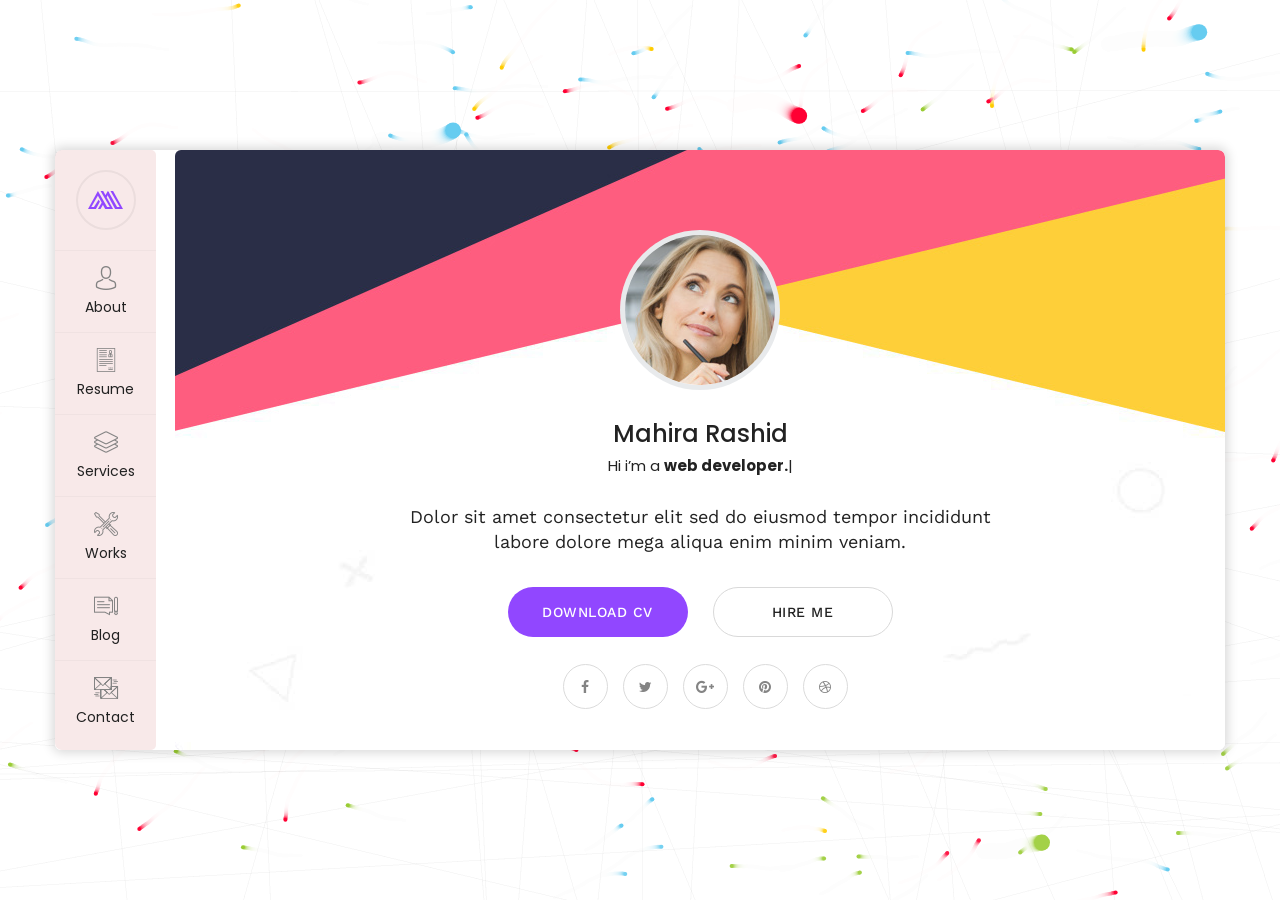
<file: index.html>
﻿<!DOCTYPE html>
<html lang="en">
<head>
<meta charset="utf-8">
<title>Mahira | VCard | CV HTML Template</title>
<!-- Stylesheets -->
<link href="css/bootstrap.css" rel="stylesheet">
<link href="css/style.css" rel="stylesheet">
<link href="css/responsive.css" rel="stylesheet">

<!--Favicon-->
<link rel="shortcut icon" href="images/favicon.png" type="image/x-icon">
<link rel="icon" href="images/favicon.png" type="image/x-icon">
<!-- Responsive -->
<meta http-equiv="X-UA-Compatible" content="IE=edge">
<meta name="viewport" content="width=device-width, initial-scale=1.0, maximum-scale=1.0, user-scalable=0">
<!--[if lt IE 9]><script src="js/html5shiv.js"></script><![endif]-->
<!--[if lt IE 9]><script src="js/respond.js"></script><![endif]-->
</head>

<body>

<div class="page-wrapper default-version">
 	
    <!-- Preloader -->
    <div class="preloader"></div>

    <div class="page-background">
        <div class="image-1"><img src="images/icons/shape/icon-1.png" alt=""></div>
        <div class="image-7"><img src="images/icons/shape/icon-7.png" alt=""></div>
        <canvas id="canvas"></canvas>
    </div>
    
    <!-- Mobile menu -->
    <div class="mobile-menu">
        <div class="container">
            <!--Nav Outer-->
            <div class="nav-outer clearfix">
                <div class="logo"><a href="index.html"><img src="images/logo.png" alt=""></a></div>
                <!-- Main Menu -->
                <nav class="main-menu">
                    <div class="navbar-header">
                        <!-- Toggle Button -->      
                        <button type="button" class="navbar-toggle" data-toggle="collapse" data-target=".navbar-collapse">
                            <span class="icon-bar"></span>
                            <span class="icon-bar"></span>
                            <span class="icon-bar"></span>
                        </button>
                    </div>
                    
                    <div class="navbar-collapse collapse scroll-nav clearfix">
                        <ul class="navigation clearfix">
                            
                            <li class="current"><a href="#home">Home</a></li>
                            <li><a href="#about">About</a></li>
                            <li><a href="#resume">Resume</a></li>
                            <li><a href="#services">Services</a></li>
                            <li><a href="#work">Works</a></li>
                            <li><a href="#blog">Blog</a></li>
                            <li><a href="#contact">Contact</a></li>

                         </ul>
                    </div>
                </nav>
                <!-- Main Menu End-->                        
            </div>
            <!--Nav Outer End-->            
        </div>
    </div>
 	
    <div class="card-outer">
        <div class="scroll-box">
            <div class="container" data-animation-in="fadeInLeft" data-animation-out="fadeOutLeft">
                <div class="card-wrapper">
                    <div class="author-info" style="background-image:url(images/background/3.jpg)">
                        <div class="image"><img src="images/resource/user.png" alt=""></div>
                        <div class="author">
                            <h3>Mahira Rashid</h3>
                            <div class="designation">
                                Hi i’m
                                <div class="typing-title">
                                    <p>a <strong>web developer.</strong></p>
                                    <p>a <strong>web Designer.</strong></p>
                                    <p>a <strong>photographer.</strong></p>
                                </div>
                                <span class="typed-title"></span>
                            </div>
                        </div>
                        <div class="link-btn">
                            <a href="http://www.17sucai.com/" class="theme-btn btn-style-one">Download CV</a>
                        </div>
                        <ul class="social-icon-two">
                            <li><a href="#"><span class="fa fa-facebook"></span></a></li>
                            <li><a href="#"><span class="fa fa-twitter"></span></a></li>
                            <li><a href="#"><span class="fa fa-google-plus"></span></a></li>
                            <li><a href="#"><span class="fa fa-pinterest"></span></a></li>
                        </ul>
                    </div>
                    <div class="card-inner-box">
                        <header class="header wow fadeInLeft" data-wow-duration="1.5s">
                            <ul class="main-menu">
                                <li class="active home"><a class="logo" href="#home"><img src="images/logo.png" alt=""></a></li>
                                <li><a href="#about"><i class="flaticon-social"></i>About</a></li>
                                <li><a href="#resume"><i class="flaticon-curriculum"></i>Resume</a></li>
                                <li><a href="#services"><i class="flaticon-layers-1"></i>Services</a></li>
                                <li><a href="#work"><i class="flaticon-tools"></i>Works</a></li>
                                <li><a href="#blog"><i class="flaticon-blog"></i>Blog</a></li>
                                <li><a href="#contact"><i class="flaticon-send-mail"></i>Contact</a></li>
                            </ul>
                        </header>

                        <!-- card item -->
                        <div class="card-home card-item active" id="home" style="background-image:url(images/background/1.jpg)">

                            <div class="card-inner wow fadeInUp" data-wow-duration="2s">
                                <div class="image"><img src="images/resource/user.png" alt=""></div>
                                <div class="author">
                                    <h3>Mahira Rashid</h3>
                                    <div class="designation">
                                        Hi i’m
                                        <div class="typing-title">
                                            <p>a <strong>web developer.</strong></p>
                                            <p>a <strong>web Designer.</strong></p>
                                            <p>a <strong>photographer.</strong></p>
                                        </div>
                                        <span class="typed-title"></span>
                                    </div>
                                </div>
                                <div class="text">Dolor sit amet consectetur elit sed do eiusmod tempor incididunt labore dolore mega aliqua enim minim veniam.</div>
                                <div class="link-btn">
                                    <a href="#" class="theme-btn btn-style-one">Download CV</a>
                                    <a href="#" class="theme-btn btn-style-two">Hire Me</a>
                                </div>
                                <ul class="social-icon-two">
                                    <li><a href="#"><span class="fa fa-facebook"></span></a></li>
                                    <li><a href="#"><span class="fa fa-twitter"></span></a></li>
                                    <li><a href="#"><span class="fa fa-google-plus"></span></a></li>
                                    <li><a href="#"><span class="fa fa-pinterest"></span></a></li>
                                    <li><a href="#"><span class="fa fa-dribbble"></span></a></li>
                                </ul>
                            </div>
                            
                        </div>
                        <!-- end item -->

                        <!-- card item -->
                        <div class="card-about card-item" id="about" style="background-image:url(images/background/2.jpg)">
                            <div class="card-inner">
                                <h4 class="title">About Me</h4>
                                <div class="text">Dolor sit amet consectetur elit sed do eiusmod tempor incididunt labore dolore mega aliqua enim ad minim veniam quis nostrud exercitation ullamco laboris nisi ut aliquip commodo reprehenderit.</div>
                                <div class="info-list">
                                    <div class="row">
                                        <div class="col-md-6">
                                            <ul class="list-style-one">
                                                <li><strong>Name:</strong>  Mahira Rashid</li>
                                                <li><strong>Phone:</strong>  254 - 2563 - 2154</li>
                                                <li><strong>Address:</strong>  San francisco, USA</li>
                                            </ul>
                                        </div>
                                        <div class="col-md-6">
                                            <ul class="list-style-one">
                                                <li><strong>Email:</strong>  mahirarashid@gmail.com</li>
                                                <li><strong>Freelance:</strong>  Available</li>
                                            </ul>
                                        </div>
                                    </div>
                                </div>                                    
                                <h4 class="title">Skills</h4>
                                <div class="row">
                                    <!-- About Block -->
                                    <div class="skill-block col-md-3 col-sm-4 col-xs-6">
                                        <div class="inner-box">
                                            <div class="graph-outer">
                                                <input type="text" class="dial" data-fgColor="#9147ff" data-bgColor="#f5f5f5" data-width="90" data-height="90" data-linecap="normal"  value="75">
                                                <div class="inner-text count-box"><span class="count-text" data-stop="75" data-speed="2000"></span>%</div>
                                            </div>
                                            <h3>Design</h3>
                                        </div>
                                    </div>

                                    <!-- About Block -->
                                    <div class="skill-block col-md-3 col-sm-4 col-xs-6">
                                        <div class="inner-box">
                                            <div class="graph-outer">
                                                <input type="text" class="dial" data-fgColor="#ff5e7e" data-bgColor="#f5f5f5" data-width="90" data-height="90" data-linecap="normal"  value="75">
                                                <div class="inner-text count-box"><span class="count-text" data-stop="75" data-speed="2000"></span>%</div>
                                            </div>
                                            <h3>HTML</h3>
                                        </div>
                                    </div>

                                    <!-- About Block -->
                                    <div class="skill-block col-md-3 col-sm-4 col-xs-6">
                                        <div class="inner-box">
                                            <div class="graph-outer">
                                                <input type="text" class="dial" data-fgColor="#ffc713" data-bgColor="#f5f5f5" data-width="90" data-height="90" data-linecap="normal"  value="75">
                                                <div class="inner-text count-box"><span class="count-text" data-stop="75" data-speed="2000"></span>%</div>
                                            </div>
                                            <h3>WordPress </h3>
                                        </div>
                                    </div>

                                    <!-- About Block -->
                                    <div class="skill-block col-md-3 col-sm-4 col-xs-6">
                                        <div class="inner-box">
                                            <div class="graph-outer">
                                                <input type="text" class="dial" data-fgColor="#51dbc3" data-bgColor="#f5f5f5" data-width="90" data-height="90" data-linecap="normal"  value="75">
                                                <div class="inner-text count-box"><span class="count-text" data-stop="75" data-speed="2000"></span>%</div>
                                            </div>
                                            <h3>PHP </h3>
                                        </div>
                                    </div>
                                </div>
                                        
                            </div>
                        </div>
                        <!-- end item -->

                        <!-- card item -->
                        <div class="card-resume card-item" id="resume" style="background-image:url(images/background/2.jpg)">
                            <div class="card-inner">
                                <h4 class="title">Resume</h4>
                                <div class="row clearfix">
                                    <!--Column-->
                                    <div class="timeline-column col-md-6 col-sm-12 col-xs-12">
                                        <div class="inner">
                                            <div class="col-header"><div class="icon-box"><div class="icon-inner"><div class="icon"><span class="flaticon-book"></span></div></div></div> <h2>Employment</h2></div>
                                            
                                            <!--Timeline Block-->
                                            <div class="timeline-block">
                                                <div class="inner-box">
                                                    <h4>Web Design</h4>
                                                    <div class="date"><span>1998-2000</span> / University of stuties</div>
                                                    <div class="text">Exceptur sint occaecat cupidatat non proident sunt culpa. </div>
                                                </div>
                                            </div>

                                            <!--Timeline Block-->
                                            <div class="timeline-block">
                                                <div class="inner-box">
                                                    <h4>Web Development</h4>
                                                    <div class="date"><span>1998-2000</span> / University of stuties</div>
                                                    <div class="text">Exceptur sint occaecat cupidatat non proident sunt culpa. </div>
                                                </div>
                                            </div>

                                            <!--Timeline Block-->
                                            <div class="timeline-block">
                                                <div class="inner-box">
                                                    <h4>Specialization Course</h4>
                                                    <div class="date"><span>1998-2000</span> / University of stuties</div>
                                                    <div class="text">Exceptur sint occaecat cupidatat non proident sunt culpa. </div>
                                                </div>
                                            </div>
                                            
                                        </div>
                                    </div>
                                    
                                    <!--Column-->
                                    <div class="timeline-column col-md-6 col-sm-12 col-xs-12">
                                        <div class="inner">
                                            <div class="col-header"><div class="icon-box"><div class="icon-inner"><div class="icon"><span class="flaticon-case"></span></div></div></div> <h2>Experience</h2></div>
                                            
                                            <!--Timeline Block-->
                                            <div class="timeline-block">
                                                <div class="inner-box">
                                                    <h4>Lead UI/UX Designer</h4>
                                                    <div class="date"><span>2015-Present</span>  / Google inc.</div>
                                                    <div class="text">Exceptur sint occaecat cupidatat non proident sunt culpa. </div>
                                                </div>
                                            </div>

                                            <div class="timeline-block">
                                                <div class="inner-box">
                                                    <h4>Senior UI/UX Designer</h4>
                                                    <div class="date"><span>2012-2014 </span> / Facebook inc.</div>
                                                    <div class="text">Exceptur sint occaecat cupidatat non proident sunt culpa. </div>
                                                </div>
                                            </div>

                                            <div class="timeline-block">
                                                <div class="inner-box">
                                                    <h4>Junior UI/UX Designer</h4>
                                                    <div class="date"><span>2006-2011 </span>  / airbnb inc.</div>
                                                    <div class="text">Exceptur sint occaecat cupidatat non proident sunt culpa. </div>
                                                </div>
                                            </div>

                                        </div>
                                    </div>
                                    
                                </div>
                            </div>
                        </div>
                        <!-- end item -->
                        <!-- card item -->
                        <div class="card-services card-item" id="services" style="background-image:url(images/background/2.jpg)">
                            <div class="card-inner">
                                <h4 class="title">Services</h4>
                                <div class="row">
                                    <div class="services-block col-md-6">
                                        <div class="inner-box">
                                            <div class="icon-box"><span class="icon flaticon-pen-tool"></span></div>
                                            <h4><a href="blog-single.html">UI/UX Design</a></h4>
                                            <div class="text">Lorem ipsum dolor amet constur adipisicing elit </div>
                                        </div> 
                                    </div>
                                    <div class="services-block col-md-6">
                                        <div class="inner-box">
                                            <div class="icon-box"><span class="icon flaticon-folder"></span></div>
                                            <h4><a href="blog-single.html">Web Design</a></h4>
                                            <div class="text">Lorem ipsum dolor amet constur adipisicing elit </div>
                                        </div> 
                                    </div>
                                    <div class="services-block col-md-6">
                                        <div class="inner-box">
                                            <div class="icon-box"><span class="icon flaticon-computer"></span></div>
                                            <h4><a href="blog-single.html">Branding</a></h4>
                                            <div class="text">Lorem ipsum dolor amet constur adipisicing elit </div>
                                        </div> 
                                    </div>
                                    <div class="services-block col-md-6">
                                        <div class="inner-box">
                                            <div class="icon-box"><span class="icon flaticon-layers-1"></span></div>
                                            <h4><a href="blog-single.html">Logo Design</a></h4>
                                            <div class="text">Lorem ipsum dolor amet constur adipisicing elit </div>
                                        </div> 
                                    </div>
                                    <div class="services-block col-md-6">
                                        <div class="inner-box">
                                            <div class="icon-box"><span class="icon flaticon-web-design"></span></div>
                                            <h4><a href="blog-single.html">Apps Design</a></h4>
                                            <div class="text">Lorem ipsum dolor amet constur adipisicing elit </div>
                                        </div> 
                                    </div>
                                    <div class="services-block col-md-6">
                                        <div class="inner-box">
                                            <div class="icon-box"><span class="icon flaticon-photo-camera"></span></div>
                                            <h4><a href="blog-single.html">Photography</a></h4>
                                            <div class="text">Lorem ipsum dolor amet constur adipisicing elit </div>
                                        </div> 
                                    </div>
                                </div>
                            </div>
                        </div>
                        <!-- end item -->
                        <!-- card item -->
                        <div class="card-projects card-item" id="work" style="background-image:url(images/background/2.jpg)">
                            <div class="card-inner">
                                <h4 class="title">Works</h4>
                                <div class="row">
                                    <div class="projects-block col-md-6">
                                        <div class="inner-box">
                                            <figure class="image">
                                                <img src="images/gallery/1.jpg" alt="image">
                                                <div class="overlay">
                                                    <a class="lightbox-image option-btn" title="Image Caption Here" data-fancybox-group="example-gallery" href="images/gallery/1.jpg">
                                                        <i class="fa fa-search"></i>
                                                    </a>                                
                                                </div>
                                            </figure>
                                            <div class="caption-title">
                                                <h3><a href="#">Portfolio Item Title</a></h3>
                                                <span>Branding, Print</span>
                                            </div>
                                        </div>
                                    </div>
                                    <div class="projects-block col-md-6">
                                        <div class="inner-box">
                                            <figure class="image">
                                                <img src="images/gallery/2.jpg" alt="image">
                                                <div class="overlay">
                                                    <a class="lightbox-image option-btn" title="Image Caption Here" data-fancybox-group="example-gallery" href="images/gallery/2.jpg">
                                                        <i class="fa fa-search"></i>
                                                    </a>                                
                                                </div>
                                            </figure>
                                            <div class="caption-title">
                                                <h3><a href="#">Portfolio Item Title</a></h3>
                                                <span>Branding, Print</span>
                                            </div>
                                        </div>
                                    </div>
                                    <div class="projects-block col-md-6">
                                        <div class="inner-box">
                                            <figure class="image">
                                                <img src="images/gallery/3.jpg" alt="image">
                                                <div class="overlay">
                                                    <a class="lightbox-image option-btn" title="Image Caption Here" data-fancybox-group="example-gallery" href="images/gallery/3.jpg">
                                                        <i class="fa fa-search"></i>
                                                    </a>                                
                                                </div>
                                            </figure>
                                            <div class="caption-title">
                                                <h3><a href="#">Portfolio Item Title</a></h3>
                                                <span>Branding, Print</span>
                                            </div>
                                        </div>
                                    </div>
                                    <div class="projects-block col-md-6">
                                        <div class="inner-box">
                                            <figure class="image">
                                                <img src="images/gallery/4.jpg" alt="image">
                                                <div class="overlay">
                                                    <a class="lightbox-image option-btn" title="Image Caption Here" data-fancybox-group="example-gallery" href="images/gallery/4.jpg">
                                                        <i class="fa fa-search"></i>
                                                    </a>                                
                                                </div>
                                            </figure>
                                            <div class="caption-title">
                                                <h3><a href="#">Portfolio Item Title</a></h3>
                                                <span>Branding, Print</span>
                                            </div>
                                        </div>
                                    </div>
                                    <div class="projects-block col-sm-6">
                                        <div class="inner-box">
                                            <figure class="image">
                                                <img src="images/gallery/5.jpg" alt="image">
                                                <div class="overlay">
                                                    <a class="lightbox-image option-btn" title="Image Caption Here" data-fancybox-group="example-gallery" href="images/gallery/5.jpg">
                                                        <i class="fa fa-search"></i>
                                                    </a>                                
                                                </div>
                                            </figure>
                                            <div class="caption-title">
                                                <h3><a href="#">Portfolio Item Title</a></h3>
                                                <span>Branding, Print</span>
                                            </div>
                                        </div>
                                    </div>
                                    <div class="projects-block col-sm-6">
                                        <div class="inner-box">
                                            <figure class="image">
                                                <img src="images/gallery/6.jpg" alt="image">
                                                <div class="overlay">
                                                    <a class="lightbox-image option-btn" title="Image Caption Here" data-fancybox-group="example-gallery" href="images/gallery/6.jpg">
                                                        <i class="fa fa-search"></i>
                                                    </a>                                
                                                </div>
                                            </figure>
                                            <div class="caption-title">
                                                <h3><a href="#">Portfolio Item Title</a></h3>
                                                <span>Branding, Print</span>
                                            </div>
                                        </div>
                                    </div>
                                </div>
                            </div>
                        </div>
                        <!-- end item -->
                        <!-- card item -->
                        <div class="card-blog card-item" id="blog" style="background-image:url(images/background/2.jpg)">
                            <div class="card-inner">
                                <h4 class="title">Blog</h4>
                                <div class="news-block">
                                    <div class="inner-box">
                                        <div class="image">
                                            <img src="images/resource/blog-1.jpg" alt="">
                                            <div class="overlay">
                                                <a class="link-btn" href="blog-single.html">
                                                    <i class="fa fa-link"></i>
                                                </a>                                
                                            </div>
                                        </div>
                                        <div class="date"><strong>02</strong> <br>Sep</div>
                                        <div class="lower-content">
                                            <h4><a href="blog-single.html">Let’s Talk About Design</a></h4>
                                            <div class="post-meta">by admin  /  <span>Design</span></div>
                                        </div>
                                    </div>
                                </div>
                                <div class="news-block">
                                    <div class="inner-box">
                                        <div class="image">
                                            <img src="images/resource/blog-2.jpg" alt="">
                                            <div class="overlay">
                                                <a class="link-btn" href="blog-single.html">
                                                    <i class="fa fa-link"></i>
                                                </a>                                
                                            </div>
                                        </div>
                                        <div class="date"><strong>04</strong> <br>Sep</div>
                                        <div class="lower-content">
                                            <h4><a href="blog-single.html">Let’s Talk About Design</a></h4>
                                            <div class="post-meta">by admin  /  <span>Design</span></div>
                                        </div>
                                    </div>
                                </div>
                                <div class="news-block">
                                    <div class="inner-box">
                                        <div class="image">
                                            <img src="images/resource/blog-3.jpg" alt="">
                                            <div class="overlay">
                                                <a class="link-btn" href="blog-single.html">
                                                    <i class="fa fa-link"></i>
                                                </a>                                
                                            </div>
                                        </div>
                                        <div class="date"><strong>06</strong> <br>Sep</div>
                                        <div class="lower-content">
                                            <h4><a href="blog-single.html">Let’s Talk About Design</a></h4>
                                            <div class="post-meta">by admin  /  <span>Design</span></div>
                                        </div>
                                    </div>
                                </div>
                            </div>
                        </div>
                        <!-- end item -->
                        <!-- card item -->
                        <div class="card-contact card-item" id="contact" style="background-image:url(images/background/2.jpg)">
                            <div class="card-inner">
                                <h3 class="title">Contact</h3>
                                <h4>Keep In Touch</h4>
                                <div class="row clearfix">
                                    <div class="col-md-6">
                                        <ul class="list-style-two">
                                            <li><span class="icon flaticon-signs"></span>PO Box 16122 Collins Street <br> West Victoria 8007 Canada </li>
                                            <li><span class="icon flaticon-smartphone"></span>(+48) 564-334-21-22-34 <br>(+48) 564-334-21-25</li>
                                            <li><span class="icon flaticon-note-1"></span>info@cretox.com <br>info@example.com</li>
                                        </ul>
                                    </div>
                                    <div class="col-md-6">
                                        <div class="map-section">
                                            <div class="home-google-map">
                                                <div 
                                                    class="google-map" 
                                                    id="contact-google-map" 
                                                    data-map-lat="40.700843" 
                                                    data-map-lng="-74.004012" 
                                                    data-icon-path="images/icons/map-marker.png"
                                                    data-map-title="Chester"
                                                    data-map-zoom="11" >
                                                </div>
                                            </div>
                                        </div>
                                    </div>
                                </div>
                                <h4>How Can I Help?</h4>
                                <!-- Contact Form -->
                                <div class="contact-form">
                                    <!--Comment Form-->
                                    <form method="post" action="sendemail.php" id="contact-form">
                                        <div class="row clearfix">
                                            
                                            <div class="col-md-6 form-group">
                                                <input type="text" name="username" placeholder="Name" required>
                                            </div>
                                            
                                            <div class="col-md-6 form-group">
                                                <input type="email" name="email" placeholder="Email" required>
                                            </div>
                                            
                                            <div class="col-md-6 form-group">
                                                <input type="text" name="subject" placeholder="Subject" required>
                                            </div>

                                            <div class="col-md-6 form-group">
                                                <input type="text" name="phone" placeholder="Phone" required>
                                            </div>

                                            <div class="col-lg-12 col-md-12 form-group">
                                                <textarea name="message" placeholder="Message"></textarea>
                                            </div>
                                            
                                            <div class="col-lg-12 col-md-12 form-group">
                                                <button class="theme-btn btn-style-two" type="submit" name="submit-form">Submit Now </button>
                                            </div>
                                            
                                        </div>
                                    </form>
                                        
                                </div>
                                <!--End Contact Form -->
                                        
                            </div>
                        </div>
                        <!-- end item -->

                    </div>
                </div>
                    
            </div>
        </div>
            
    </div>

</div>
<!--End pagewrapper-->


<script src="js/jquery.js"></script> 

<script src="js/bootstrap.min.js"></script>
<script src="js/jquery.mCustomScrollbar.concat.min.js"></script>
<script src="js/owl.js"></script>
<script src="js/wow.js"></script>
<script src="js/appear.js"></script>
<script src="js/jquery.fancybox.js"></script>
<script src="js/element-in-view.js"></script>
<script src="js/knob.js"></script>
<script src="js/validate.js"></script>
<script src="js/mousemoveparallax.js"></script>
<script src="js/pagenav.js"></script>
<script src="js/jquery-type.js"></script>
<script src="js/jquery.nicescroll.min.js"></script>
<script src="js/particle-alone.js"></script>
<script src="js/script.js"></script>

<!--Google Map APi Key-->
<script src="http://ditu.google.cn/maps/api/js?key=AIzaSyATY4Rxc8jNvDpsK8ZetC7JyN4PFVYGCGM"></script>
<script src="js/gmaps.js"></script>
<script src="js/map-script.js"></script>
<!--End Google Map APi-->

</body>
</html>
</file>
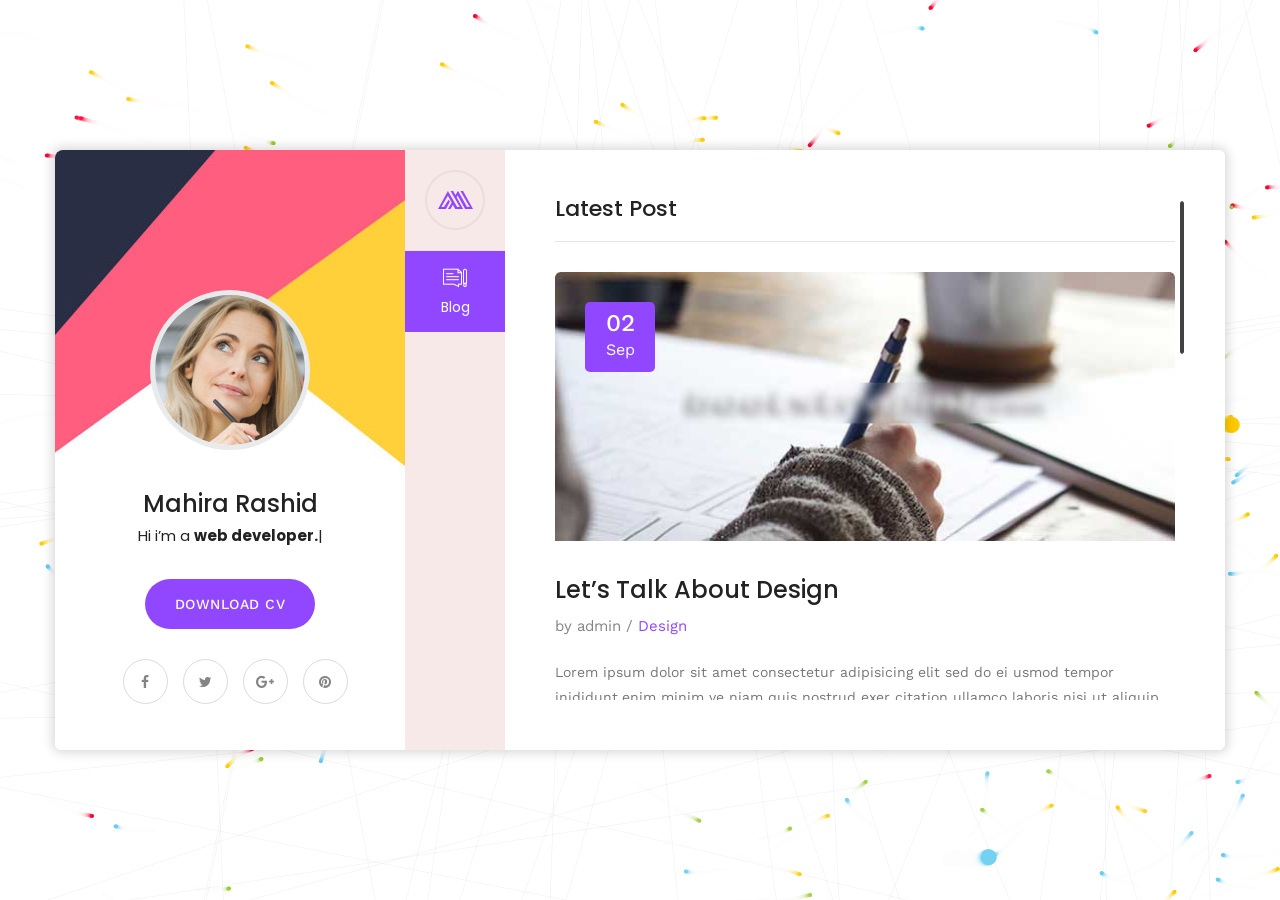
<file: blog-single.html>
﻿<!DOCTYPE html>
<html lang="en">
<head>
<meta charset="utf-8">
<title>Mahira | VCard | CV HTML Template</title>
<!-- Stylesheets -->
<link href="css/bootstrap.css" rel="stylesheet">
<link href="css/style.css" rel="stylesheet">
<link href="css/responsive.css" rel="stylesheet">

<!--Favicon-->
<link rel="shortcut icon" href="images/favicon.png" type="image/x-icon">
<link rel="icon" href="images/favicon.png" type="image/x-icon">
<!-- Responsive -->
<meta http-equiv="X-UA-Compatible" content="IE=edge">
<meta name="viewport" content="width=device-width, initial-scale=1.0, maximum-scale=1.0, user-scalable=0">
<!--[if lt IE 9]><script src="js/html5shiv.js"></script><![endif]-->
<!--[if lt IE 9]><script src="js/respond.js"></script><![endif]-->
</head>

<body>

<div class="page-wrapper default-version">
 	
    <!-- Preloader -->
    <div class="preloader"></div>

    <div class="page-background">
        <div class="image-1"><img src="images/icons/shape/icon-1.png" class="now-in-view" alt=""></div>
        <div class="image-7"><img src="images/icons/shape/icon-7.png" class="now-in-view" alt=""></div>
        <canvas id="canvas"></canvas>
    </div>

    <!-- Mobile menu -->
    <div class="mobile-menu">
        <div class="container">
            <!--Nav Outer-->
            <div class="nav-outer clearfix">
                <div class="logo"><a href="index.html"><img src="images/logo.png" alt=""></a></div>
                <!-- Main Menu -->
                <nav class="main-menu">
                    <div class="navbar-header">
                        <!-- Toggle Button -->      
                        <button type="button" class="navbar-toggle" data-toggle="collapse" data-target=".navbar-collapse">
                            <span class="icon-bar"></span>
                            <span class="icon-bar"></span>
                            <span class="icon-bar"></span>
                        </button>
                    </div>
                    
                    <div class="navbar-collapse collapse scroll-nav clearfix">
                        <ul class="navigation clearfix">
                            
                            <li class="current"><a href="#home">Home</a></li>
                            <li><a href="#about">About</a></li>
                            <li><a href="#resume">Resume</a></li>
                            <li><a href="#services">Services</a></li>
                            <li><a href="#work">Works</a></li>
                            <li><a href="#blog">Blog</a></li>
                            <li><a href="#contact">Contact</a></li>

                         </ul>
                    </div>
                </nav>
                <!-- Main Menu End-->                        
            </div>
            <!--Nav Outer End-->            
        </div>
    </div>
 	
    <div class="card-outer">
        <div class="scroll-box">
            <div class="container" data-animation-in="fadeInLeft" data-animation-out="fadeOutLeft">
                <div class="card-wrapper">
                    <div class="author-info" style="background-image:url(images/background/3.jpg)">
                        <div class="image"><img src="images/resource/user.png" alt=""></div>
                        <div class="author">
                            <h3>Mahira Rashid</h3>
                            <div class="designation">
                                Hi i’m
                                <div class="typing-title">
                                    <p>a <strong>web developer.</strong></p>
                                    <p>a <strong>web Designer.</strong></p>
                                    <p>a <strong>photographer.</strong></p>
                                </div>
                                <span class="typed-title"></span>
                            </div>
                        </div>
                        <div class="link-btn">
                            <a href="#" class="theme-btn btn-style-one">Download CV</a>
                        </div>
                        <ul class="social-icon-two">
                            <li><a href="#"><span class="fa fa-facebook"></span></a></li>
                            <li><a href="#"><span class="fa fa-twitter"></span></a></li>
                            <li><a href="#"><span class="fa fa-google-plus"></span></a></li>
                            <li><a href="#"><span class="fa fa-pinterest"></span></a></li>
                        </ul>
                    </div>
                    <div class="card-inner-box offsetleft">
                        <header class="header">
                            <ul class="main-menu">
                                <li class="home"><a class="logo" href="index.html"><img src="images/logo.png" alt=""></a></li>
                                <li class="active"><a href="#blog"><i class="flaticon-blog"></i>Blog</a></li>
                            </ul>
                        </header>

                        <!-- card item -->
                        <div class="card-blog single-post card-item active" id="blog" style="background-image:url(images/background/2.jpg)">
                            <div class="card-inner">
                                <h4 class="title">Latest Post</h4>
                                <div class="news-block">
                                    <div class="inner-box">
                                        <div class="image">
                                            <img src="images/resource/blog-1.jpg" alt="">
                                        </div>
                                        <div class="date"><strong>02</strong> <br>Sep</div>
                                        <div class="lower-content">
                                            <h4>Let’s Talk About Design</h4>
                                            <div class="post-meta">by admin  /  <span>Design</span></div>
                                            <div class="text">
                                                <p>Lorem ipsum dolor sit amet consectetur adipisicing elit sed do ei usmod tempor inididunt.enim minim ve niam quis nostrud exer citation ullamco laboris nisi ut aliquip ex commodo conse inquat duis aute irure dolor.cepteur sint occaecat cupidatat non proident sunt culpa qui officia deserunt.</p>
                                                <p>Enim ipsam voluptatem quia voluptas sit aspernatur aut odit aut fugit sed quia consequuntur. magni dolores eos ratione voluptatem sequinesc. neque porro quisquam est qui dolorem ipsum quia dolor sit amet consectetur.</p>
                                            </div>
                                        </div>
                                    </div>
                                </div>
                                <!-- share box -->
                                <ul class="share-box">
                                    <li><strong>Tags:</strong></li>
                                    <li><a href="#">Idea,</a></li>
                                    <li><a href="#">Service,</a></li>
                                    <li><a href="#">Growth</a></li>
                                </ul>
                                <!-- Comments Area -->
                                <div class="comments-area">
                                    <div class="group-title"><h2>02 Comments</h2></div>
                                    
                                    <!--Comment Box-->
                                    <div class="comment-box">
                                        <div class="comment">
                                            <div class="author-thumb"><img src="images/resource/author-2.jpg" alt=""></div>
                                            <div class="comment-inner">
                                                <div class="comment-info clearfix"><strong>Neil Roberts</strong><div class="comment-time">26 Nov,2018 At 8:30am</div></div>
                                                <div class="text">Bring to the table win-win survival strategies to ensure proactive domination. At the end of the day, going forward</div>
                                                <a class="comment-reply" href="#"><span class="icon fa fa-mail-reply"></span> Reply</a>
                                            </div>
                                        </div>
                                    </div>
                                    
                                    <!--Comment Box-->
                                    <div class="comment-box">
                                        <div class="comment">
                                            <div class="author-thumb"><img src="images/resource/author-3.jpg" alt=""></div>
                                            <div class="comment-inner">
                                                <div class="comment-info clearfix"><strong>Edward Chapman</strong><div class="comment-time">26 Nov,2018 At 8:30am</div></div>
                                                <div class="text">Bring to the table win-win survival strategies to ensure proactive domination. At the end of the day, going forward</div>
                                                <a class="comment-reply" href="#"><span class="icon fa fa-mail-reply"></span> Reply</a>
                                            </div>
                                        </div>
                                    </div>
                                    
                                </div>
                                <!-- Contact Form -->
                                <div class="contact-form">
                                    <!--Comment Form-->
                                    <form method="post" action="sendemail.php" id="contact-form">
                                        <div class="row clearfix">
                                            
                                            <div class="col-md-6 form-group">
                                                <input type="text" name="username" placeholder="Name" required>
                                            </div>
                                            
                                            <div class="col-md-6 form-group">
                                                <input type="email" name="email" placeholder="Email" required>
                                            </div>

                                            <div class="col-lg-12 col-md-12 form-group">
                                                <textarea name="message" placeholder="Message"></textarea>
                                            </div>
                                            
                                            <div class="col-lg-12 col-md-12 form-group">
                                                <button class="theme-btn btn-style-two" type="submit" name="submit-form">Submit Now </button>
                                            </div>
                                            
                                        </div>
                                    </form>
                                        
                                </div>
                                <!--End Contact Form -->
                            </div>
                        </div>
                        <!-- end item -->

                    </div>
                </div>
                    
            </div>
        </div>
            
    </div>

</div>
<!--End pagewrapper-->


<script src="js/jquery.js"></script> 

<script src="js/bootstrap.min.js"></script>
<script src="js/jquery.mCustomScrollbar.concat.min.js"></script>
<script src="js/owl.js"></script>
<script src="js/wow.js"></script>
<script src="js/appear.js"></script>
<script src="js/jquery.fancybox.js"></script>
<script src="js/element-in-view.js"></script>
<script src="js/knob.js"></script>
<script src="js/validate.js"></script>
<script src="js/mousemoveparallax.js"></script>
<script src="js/pagenav.js"></script>
<script src="js/jquery-type.js"></script>
<script src="js/particle-alone.js"></script>
<script src="js/jquery.nicescroll.min.js"></script>
<script src="js/script.js"></script>

<!--Google Map APi Key-->
<script src="http://ditu.google.cn/maps/api/js?key=AIzaSyATY4Rxc8jNvDpsK8ZetC7JyN4PFVYGCGM"></script>
<script src="js/gmaps.js"></script>
<script src="js/map-script.js"></script>
<!--End Google Map APi-->

</body>
</html>
</file>
<file: css/style.css>
/* Mahira HTML Template*/

/************ TABLE OF CONTENTS ***************
1. Fonts
2. Reset
3. Global
4. Header
5. About
6. Resume
7. Services
8. Works
9. Blog
10. Contact
**********************************************/

/*** 

====================================================================
	Fonts
====================================================================

 ***/

@import url('https://fonts.googleapis.com/css?family=Poppins:400,500,600,700,800|Work+Sans:400,500,700');

/*font-family: 'Poppins', sans-serif;
font-family: 'Work Sans', sans-serif;*/

@import url('font-awesome.css');
@import url('flaticon.css');
@import url('animate.css');
@import url('owl.css');
@import url('jquery-ui.css');
@import url('jquery.fancybox.min.css');
@import url('jquery.mCustomScrollbar.min.css');
@import url('custom-animate.css');
@import url('multi-scroll.css');

/*** 

====================================================================
	Reset
====================================================================

 ***/

* {
	margin:0px;
	padding:0px;
	border:none;
	outline:none;
}

/*** 

====================================================================
	Global Settings
====================================================================

 ***/

body {
	font-size:15px;
	color:#777777;
	line-height:1.7em;
	font-weight:400;
	background:#ffffff;
	-webkit-font-smoothing: antialiased;
	-moz-font-smoothing: antialiased;
	font-family: 'Work Sans', sans-serif;
}

a{
	text-decoration:none;
	cursor:pointer;
	color:#fc6183;
}

a:hover,a:focus,a:visited{
	text-decoration:none;
	outline:none;
}

h1,h2,h3,h4,h5,h6 {
	position:relative;
	font-weight:normal;
	background:none;
	margin:0px;
	line-height:1.6em;
	font-family: 'Poppins', sans-serif;
}

textarea{
	overflow:hidden;
}

p{
	font-size: 14px;
	position:relative;
	line-height:1.8em;	
	margin-bottom: 0;
	color: #777777;
}

::-webkit-input-placeholder{color: inherit;}
::-moz-input-placeholder{color: inherit;}
::-ms-input-placeholder{color: inherit;}

.auto-container{
	position:static;
	max-width:1200px;
	padding:0px 15px;
	margin:0 auto;
}

.medium-container{
	max-width:850px;
}

.page-wrapper{
	position:relative;
	margin:0 auto;
	width:100%;
	min-width:300px;
	background-position: center;
	background-repeat: repeat;
}

.page-wrapper.bg-lines{
	background-image: url(../images/icons/line.png);
}


ul,li{
	list-style:none;
	padding:0px;
	margin:0px;	
}

.centered{
	text-align:center;	
}

.theme-btn{
	display:inline-block;
	letter-spacing: .5px;
	transition:all 0.3s ease;
	-moz-transition:all 0.3s ease;
	-webkit-transition:all 0.3s ease;
	-ms-transition:all 0.3s ease;
	-o-transition:all 0.3s ease;
}

/*Btn Style One*/
.btn-style-one{
	position:relative;
	font-size:14px;
	line-height:22px;
	text-align: center;
	padding:14px 30px;
	color:#ffffff;
	font-weight:500;
	text-transform: uppercase;
	letter-spacing:.5px;
	-webkit-border-radius: 40px;
	-moz-border-radius: 40px;
	-ms-border-radius: 40px;
	-o-border-radius: 40px;
	border-radius: 40px;
	background: #9147ff;
}

.btn-style-one:hover{
	color: #fff;
	background: #222;
}

/*Btn Style two*/
.btn-style-two{
	position:relative;
	font-size:14px;
	line-height:22px;
	text-align: center;
	padding: 13px 30px;
	color:#222;
	font-weight:500;
	text-transform: uppercase;
	letter-spacing:.5px;
	-webkit-border-radius: 40px;
	-moz-border-radius: 40px;
	-ms-border-radius: 40px;
	-o-border-radius: 40px;
	border-radius: 40px;
	background: transparent;
	border: 1px solid #d9d9d9;
}

.btn-style-two:hover{
	color: #ffffff;
	background: #9147ff;
	border-color: #9147ff;
}


/*Social Icon One*/

.social-icon-one{
	position:relative;
}

.social-icon-one li{
	position:relative;
	margin-left:10px;
	display:inline-block;
}

.social-icon-one li a{
	font-size:14px;
	color:#111111;
}

.social-icon-one li a:hover{
	color:#1d1d1d;
}

/*Social Icon two*/

.social-icon-two{
	position:relative;
}

.social-icon-two li{
	position:relative;
	margin-left:10px;
	display:inline-block;
}

.social-icon-two li a{
	font-size:14px;
	color: #848484;
	height:  45px;
	width:  45px;
	text-align:  center;
	line-height:  45px;
	border: 1px solid #dbdbdb;
	display:  inline-block;
	border-radius: 50%;
	transition: .5s ease;
}

.social-icon-two li a:hover{
	color:#fff;
	background-color: #9147ff;
}

.theme_color{
	color:#fc6183;	
}

.preloader{
	position:fixed;
	left:0px;
	top:0px;
	width:100%;
	height:100%;
	z-index:999999;
	background-color:#ffffff;
	background-position:center center;
	background-repeat:no-repeat;
	background-image:url(../images/icons/preloader.svg);
}

img{
	display:inline-block;
	max-width:100%;
	height:auto;	
}

/* page background */
.page-background {
	position: fixed;
    overflow: hidden;
    top: 0;
    left: 0;
    width: 100%;
    height: 100%;
	background-image: -moz-linear-gradient( 110deg, rgb(145,71,255) 0%, rgb(121,39,245) 100%);
    background-image: -webkit-linear-gradient( 110deg, rgb(145,71,255) 0%, rgb(121,39,245) 100%);
    background-image: -ms-linear-gradient( 110deg, rgb(145,71,255) 0%, rgb(121,39,245) 100%);
}

.page-background .image-1 {
	position: absolute;
	left: 0;
	top: 0;
}

.page-background .image-7 {
	position: absolute;
	right: 0;
	bottom: 0px;
}

/* parallax container */

.parallax-container {
    position: absolute;
    left: 0;
    top: 0;
    width: 100%;
    height: 100%;
}

.parallax-container .image-2 {
	position: absolute;
	left: 120px;
	top: 50%;
}

.parallax-container .image-3 {
	position: absolute;
	left: 50%;
	top: 90px;
}

.parallax-container .image-4 {
	position: absolute;
	right: 30%;
	top: 5px;
}

.parallax-container .image-5 {
	position: absolute;
	right: 150px;
	bottom: 50%;
}

.parallax-container .image-6 {
	position: absolute;
	left: 30%;
	bottom: 50px;
}


.card-outer {
    position: fixed;
    display: flex;
    flex-direction: row;
    flex-wrap: wrap;
    justify-content:  center;
    align-items:  center;
    height:  100%;
    width:  100%;
    top:  0;
    left:  0;
}

.card-outer .container {
	position: relative;
}


/*** 

====================================================================
	Header
====================================================================

 ***/

.header {
	position: absolute;
	left: 0;
	top: 0;
	bottom: 0;
	background-color: #f8e9e9;
	border-radius: 5px;
	transition: .5s ease;
	z-index: 99;
	overflow: hidden;
}

.card-outer .card-inner-box.offsetleft .header {
	border-radius: 0px;
}

.header ul {
	text-align: center;
}

.header ul li {
	position: relative;
	min-width: 100px;
	border-bottom: 1px solid #f0e2e2;
}

.header ul li:last-child {
	border-bottom: 0px;
}

.header ul li a.logo {
    border: 2px solid #ebdddd;
    border-radius: 50%;
    height: 60px;
    width: 60px;
    padding: 0 0;
    line-height: 54px;
    margin: 20px auto;
}

.header ul li.active a.logo {
	background-color: transparent;
}

.header ul li a {
	position: relative;
	color: #212121;
	padding: 15px 21px 12px;

	display:  block;
	font-size:  14px;
	font-family:  'Poppins', sans-serif;
	background: #f8e9e9;
	z-index: 99;
}

.header ul li:before {
	position: absolute;
	content: '';
	background-color: #9147ff;
	height: 50px;
	width: 50px;
	right: 10px;
	top: 15px;
	transform: rotate(45deg);
	transition:  .5s ease;
}

.header ul li.active:before {
	right: 0;
	z-index: 99;
}

.header ul li.home:before {
	display: none;
}

.header ul li a i {
	display:  block;
	color: #838383;
	font-size: 24px;
	margin-bottom: 3px;
}

.header ul li.active a {
    background: #9147ff;
    color: #fff;
}

.header ul li.active a i {
    color: #fff;
}

/* Mobile menu */

.mobile-menu {
    background: #fff;
    position: fixed;
    top: 0;
    left: 0;
    width: 100%;
    z-index: 9999;
    display: none;
    box-shadow: 0 0 40px rgba(0, 0, 0, 0.1);
}

.mobile-menu .nav-outer {
	position: relative;
}

.mobile-menu .logo {
    position: absolute;
    left: 0;
    top: 0;
    z-index: 99;
    border-right: 1px solid #ececec;
    padding: 13px 0;
    padding-right: 24px;
}

/*** 

====================================================================
	Card item
====================================================================

 ***/

.card-outer .card-wrapper {
	background-color: #fff;
	border-radius: 7px;
	overflow: hidden;
}

.card-outer .card-inner-box {
	position: relative;
	min-height: 600px;
	background-image: -moz-linear-gradient( 110deg, rgb(145,71,255) 0%, rgb(121,39,245) 100%);
	background-image: -webkit-linear-gradient( 110deg, rgb(145,71,255) 0%, rgb(121,39,245) 100%);
	background-image: -ms-linear-gradient( 110deg, rgb(145,71,255) 0%, rgb(121,39,245) 100%);
	transition: 1s ease;
}

.card-outer .card-inner-box.offsetleft {
	transition: .5s ease;
	transform: translate(350px);
}

.card-item {
    position: absolute;
    border-radius: 6px;
    border-top-left-radius: 0px;
    border-bottom-left-radius: 0px;
    top: 0;
    left: 100px;
    right: 0;
    bottom: 0;
    opacity: 0;
    visibility: hidden;
    z-index: 8;
    max-width: 720px;
}

.card-inner-box.active .card-item {
	border-top-left-radius: 0px;
	border-bottom-left-radius: 0px;
    background-repeat: no-repeat;
    background-position: right center;
}

.card-item .card-inner {
	height: 100%;
	transition: .5s ease;
}

.card-inner-box .card-home {
	text-align: center;
	left: 120px;
	background-position: center;
	background-repeat: no-repeat;
	background-size: cover;
	border-radius: 6px;
	max-width: 1050px;
	padding-top: 80px;
}

.card-item.active {
	opacity: 1;
	visibility: visible;
	z-index: 10;
	transition: visibility 1s linear, opacity 0.5s linear;
}

.card-item.hide-item {
	opacity: 0;
	visibility: hidden;
	z-index: 9;
}

.card-home .image {
	width: 160px;
	height: 160px;
	margin: 0 auto;
	margin-bottom: 25px;
	background: #fff;
	border-radius: 50%;
}

.card-home .image img {
	border: 5px solid rgba(31, 53, 67, 0.10);
	border-radius: 50%;
}

.card-home .author h3 {
	font-weight: 500;
	color: #222;
}

.card-home .author .designation {
	font-family: 'Poppins', sans-serif;
	font-size: 15px;
	margin-bottom: 25px;
	color: #222;
}

.card-home .text {
	font-size: 18px;
	max-width: 600px;
	margin: 0 auto;
	margin-bottom: 25px;
	color: #222;
}

.card-home .link-btn {
	margin-bottom: 20px;
}

.card-home .theme-btn {
	margin: 7px 10px;
	min-width: 180px;
}

/* author info */
.author-info {
	position: absolute;
	left: 0px;
	top: 0;
	bottom: 0;
	text-align: center;
	padding: 50px 15px;
	padding-top: 140px;
	min-width: 350px;
	border-bottom-left-radius: 6px;
	border-top-left-radius: 8px;
	background-repeat: no-repeat;
	background-position: center;
}

.author-info .image {
	width: 160px;
	height: 160px;
	border-radius: 50%;
	margin: 0 auto;
	margin-bottom: 35px;
	background: #fff;
}

.author-info .image img {
	border: 5px solid rgba(31, 53, 67, 0.10);
	border-radius: 50%;
}

.author-info .author h3 {
	font-weight: 500;
	color: #222;
}

.author-info .author .designation {
	font-family: 'Poppins', sans-serif;
	font-size: 15px;
	margin-bottom: 30px;
	color: #222;
}

.author-info .text {
	font-size: 18px;
	max-width: 600px;
	margin: 0 auto;
	margin-bottom: 30px;
	color: #222;
}

.author-info .link-btn {
	margin-bottom: 30px;
}

.author-info .theme-btn {
	margin: 0 10px;
}

/*** 

====================================================================
	About Us	
====================================================================

***/

.card-about {
	padding: 50px 50px;
}

.card-about .title {
	font-size: 22px;
	font-weight: 500;
	color: #222;
	margin-bottom: 20px;
}

.card-about .text {
	position: relative;
	margin-bottom: 20px;
}

.card-about .info-list {
	margin-bottom: 28px;
	padding-bottom: 20px;
	border-bottom: 1px solid #e5e5e5;
}

.card-about .list-style-one {
	position: relative;
}

.card-about .list-style-one li {
	position: relative;
	color: #848484;
	margin-bottom: 10px;
}

.card-about .list-style-one li strong {
	color: #222;
}

.skill-section .row{
	margin: 0 -60px;
}

.skill-section .skill-block{
	padding: 0 60px;
}

.skill-block{
	position: relative;
	margin-bottom: 30px;
	text-align:  left;
}

.skill-block .inner-box{
	position: relative;
	display:  inline-block;
}

.skill-block .graph-outer{
	position: relative;
	left: 0;
	top: 0;
	text-align: center;
	display: inline-block;
}

.skill-block .graph-outer .count-box{
    position: absolute;
    left: 0;
    top: 50%;
    width: 100%;
    font-size: 20px;
    color: #222222;
    font-weight: 300;
    line-height: 40px;
    margin-top: -20px;
}

.skill-block h3{
	position: relative;
	font-size: 15px;
	line-height: 1.2em;
	color: #222222;
	font-weight: 400;
	text-align:  center;
	font-family:  'Work Sans', sans-serif;
	margin-top: 5px;
}

.skill-block .sub-title{
	display: block;
	font-size: 12px;
	line-height: 18px;
	color: #00aeef;
	font-weight: 400;
	margin-top: 3px;
}

.skill-block .text{
	position: relative;	
	font-size: 18px;
	line-height: 28px;
	color: #555555;
	font-weight: 300;
	margin-top: 15px;
}


/*** 

====================================================================
	Resume Section
====================================================================

***/

.card-resume{
	padding: 50px 50px;
}

.card-resume .title {
    font-size: 22px;
    font-weight: 500;
    color: #222;
    margin-bottom: 15px;
    padding-bottom: 10px;
    border-bottom: 1px solid #e5e5e5;
    margin-top: -9px;
}

.card-resume .timeline-column{
	position:relative;
	margin-bottom: 40px;
}

.card-resume .timeline-column .inner{
	position:relative;
	padding-left: 13px;
	padding-bottom:2px;
}

.card-resume .timeline-column .inner:before{
	content:'';
	position:absolute;
	left: 12px;
	top: 60px;
	border-left:1px solid #d0d0d0;
	bottom: 0;
}

.card-resume .timeline-column .col-header{
	position:relative;
	padding-left: 22px;
	margin-bottom: 5px;
}

.card-resume .timeline-column .col-header h2{
	position:relative;
	font-size: 18px;
	color: #222;
	font-weight: 500;
	text-transform:capitalize;
	line-height:42px;
}

.dark-layout .card-resume .timeline-column .col-header h2{
	color:#ffffff;
}

.card-resume .timeline-column .col-header .icon-box{
	position:absolute;
	left: -26px;
	top: -4px;
}

.card-resume .timeline-column .col-header .icon-box .icon-inner{
	position:relative;
	width:52px;
	height:52px;	
}

.dark-layout .card-resume .timeline-column .col-header .icon-box .icon{
	color:#1e1e1e;	
}


.card-resume .timeline-column .col-header .icon-box .icon{
	position:relative;
	display:block;
	width:52px;
	height:52px;
	text-align:center;
	color:#9147ff;
	font-size:24px;
	line-height:52px;
	z-index:1;
}

.card-resume .timeline-column .timeline-block{
	position:relative;
	margin-bottom: 28px;
}

.card-resume .timeline-column .timeline-block:last-child{
	margin-bottom:0px;	
}

.card-resume .timeline-column .timeline-block .inner-box{
	position:relative;
	padding-left:30px;
}

.card-resume .timeline-column .timeline-block .date{
	position:relative;
	display:inline-block;
	margin-bottom: 9px;
	line-height:24px;
	font-size:14px;
	color:#222;
	font-weight:400;
	font-family: 'Poppins', sans-serif;
}

.card-resume .timeline-column .timeline-block .date span {
	color: #9147ff;
}

.card-resume .timeline-column .timeline-block h4{
	position: relative;
	font-size:16px;
	color:#333333;
	font-weight: 500;
	margin-bottom: 5px;
}

.card-resume .timeline-column .timeline-block h4:before{
	content:'';
	position:absolute;
	left: -37px;
	top:4px;
	width: 13px;
	height: 13px;
	border: 2px solid #9147ff;
	border-radius:50%;
	background:  #fff;
}

.card-resume .timeline-column .timeline-block .text{
	font-size:14px;
}

/*** 

====================================================================
	Services Section
====================================================================

***/

.card-services{
	padding: 50px 50px;
}

.card-services .title {
    font-size: 22px;
    font-weight: 500;
    color: #222;
    margin-bottom: 15px;
    padding-bottom: 20px;
    border-bottom: 1px solid #e5e5e5;
    margin-top: -9px;
}

.services-block {
	position: relative;
}

.services-block .inner-box {
	position: relative;
	padding-left: 95px;
	margin-top: 40px;
	min-height: 100px;
}

.services-block .icon-box {
	position: absolute;
	left: 0;
	top: 0;
	color: #9147ff;
	height: 75px;
	width: 75px;
	text-align: center;
	line-height: 73px;
	border: 1px solid #e5e5e5;
	font-size: 34px;
	border-radius: 50%;
	transition: .5s ease;
}

.services-block .icon-box span {
	position: relative;
}

.services-block:hover .icon-box {
	border-color: #9147ff;
	color: #fff;
}

.services-block .icon-box:before {
	position: absolute;
	content: '';
	background-color: #9147ff;
	left: 0;
	top: 0;
	bottom: 0;
	right: 0;
	border-radius: 50%;
	transform: scale(0);
	transition: .5s ease;
}

.services-block:hover .icon-box:before {
	transform: scale(1);
}

.services-block h4 {
	position: relative;
	font-size: 18px;
	margin-bottom: 10px;
}

.services-block h4 a {
	color: #222;
}

.services-block .text {
	margin-bottom: 10px;
}


/*** 

====================================================================
	Projects Section
====================================================================

***/

.card-projects {
	padding: 50px 50px;
}

.card-projects .title {
    font-size: 22px;
    font-weight: 500;
    color: #222;
    margin-bottom: 30px;
    padding-bottom: 15px;
    border-bottom: 1px solid #e5e5e5;
    margin-top: -9px;
}

.projects-block {
    position: relative;
    margin-bottom: 30px;
}

.projects-block .inner-box {
    position: relative;
}

.projects-block .image img {
    width: 100%;
    transition: .5s ease;
}

.projects-block:hover .image img {
	transform: scale(1.15);
}

.projects-block .image::before {
    background: rgba(145, 71, 255, 0.90);
    bottom: 0px;
    content: "";
    left: 0px;
    opacity: 0;
    position: absolute;
    right: 0px;
    top: 0px;
    z-index: 9;
    transition: all 0.4s ease-in-out 0s;
}

.projects-block:hover .image::before {
    opacity: 1;
}

.projects-block .image {
    position: relative;
    border-radius:  5px;
    overflow:  hidden;
}

.projects-block .overlay a {
    background: rgba(255, 255, 255, 1) none repeat scroll 0 0;
    border-radius: 50%;
    color: #9147ff;
    font-size: 20px;
    height: 60px;
    line-height: 60px;
    opacity: 0;
    position: absolute;
    text-align: center;
    transform: translateX(-50%) translateY(-50%) scale(0.6);
    transition: all 0.4s ease 0s;
    width: 60px;
}

.projects-block .overlay a:hover {
    background: rgba(255, 255, 255, .8) none repeat scroll 0 0;
    color: #000;
}

.projects-block:hover .overlay a {
    opacity: 1;
    transform: translateX(-50%) translateY(-50%) scale(1);
}

.projects-block .overlay {
    left: 0;
    opacity: 0;
    position: absolute;
    right: 0;
    text-align: center;
    top: 50%;
    transform: translateY(-50%);
    transition: all 0.5s ease 0s;
    z-index: 10;
}

.projects-block:hover .overlay {
    opacity: 1;
}

.projects-block .caption-title {
    bottom: 20px;
    left: 20px;
    opacity: 0;
    position: absolute;
    transition: all 0.3s ease-in-out 0s;
    z-index: 12;
}

.projects-block:hover .caption-title {
    opacity: 1;
}

.projects-block .caption-title h3 {
    color: #fff;
    font-size: 20px;
    font-weight: 500;
    text-transform: capitalize;
    transform: translateY(15px);
    transition: all 0.4s ease-in-out 0s;
}

.projects-block .caption-title h3 a {
    color: #fff;
}

.projects-block:hover .caption-title h3,
.projects-block:hover .caption-title span {
    transform: translateX(0px);
}

.projects-block .caption-title span {
    color: #fff;
    display: inline-block;
    font-size: 15px;
    line-height: 16px;
    transform: translateY(15px);
    transition: all 0.4s ease-in-out 0s;
    text-transform: capitalize;
}

.projects-block .caption-title-two {
    padding-top: 15px;
    padding-left:  20px;
    padding-bottom:  20px;
    box-shadow: 0 0 20px 1px #0000001f;
}

.projects-block .caption-title-two h3 a {
    color: #222;
    font-size: 20px;
    font-weight: 500;
    text-transform: capitalize;
}

.projects-block .caption-title-two span {
    font-size: 15px;
    line-height: 16px;
    font-weight: 500;
    text-transform: capitalize;
}

/*** 

====================================================================
	Blog Section
====================================================================

***/

.card-blog {
	padding: 50px 50px;
}

.card-blog .title {
    font-size: 22px;
    font-weight: 500;
    color: #222;
    margin-bottom: 30px;
    padding-bottom: 15px;
    border-bottom: 1px solid #e5e5e5;
    margin-top: -9px;
}

.news-block {
	position: relative;
	margin-bottom: 26px;
}

.news-block .image {
	position: relative;
}

.news-block .image img {
	border-top-left-radius: 5px;
	border-top-right-radius: 5px;
	width: 100%;
}


.news-block .image:before {
    background: rgba(0, 0, 0, 0.75);
    content: "";
    opacity: 0;
    position: absolute;
    top: 0px;
    left: 0px;
    width: 100%;
    height: 0%;
    transition: all 0.4s ease-in-out 0s;
}

.single-post .news-block .image:before {
	display: none;
}

.news-block:hover .image::before {
    opacity: 1;
    height: 100%;
}


.news-block .overlay a {
    background: rgba(255, 255, 255, 1) none repeat scroll 0 0;
    border-radius: 50%;
    color: #9147ff;
    font-size: 20px;
    height: 60px;
    line-height: 60px;
    opacity: 0;
    position: absolute;
    text-align: center;
    transform: translateX(-50%) translateY(-50%) scale(0.6);
    transition: all 0.4s ease 0s;
    width: 60px;
}

.news-block .overlay a:hover {
    background: rgba(255, 255, 255, .8) none repeat scroll 0 0;
    color: #000;
}

.news-block:hover .overlay a {
    opacity: 1;
    transform: translateX(-50%) translateY(-50%) scale(1);
}

.news-block .overlay {
    left: 0;
    opacity: 0;
    position: absolute;
    right: 0;
    text-align: center;
    top: 50%;
    transform: translateY(-50%);
    transition: all 0.5s ease 0s;
    z-index: 10;
}

.news-block:hover .overlay {
    opacity: 1;
}

.news-block .date {
	position: absolute;
	left: 30px;
	top: 30px;
	height: 70px;
	width: 70px;
    line-height: 24px;
    padding: 9px 0;
	text-align: center;
	border-radius: 5px;
	background-color: #9147ff;
	font-size: 16px;
	color: #fff;
}

.news-block .date strong {
	font-size: 24px;
	font-weight: 500;
}

.news-block .lower-content {
	padding: 30px;
	border: 1px solid #e5e5e5;
	border-top: 0px;
	border-bottom-left-radius: 5px;
	border-bottom-right-radius: 5px;
}

.news-block .lower-content h4 {
	font-size: 18px;
	color: #222;
	margin-bottom: 5px;
	font-weight: 500;
}

.news-block .lower-content h4 a {
	color: #222;
}

.news-block .lower-content .post-meta {
	color: #848484;
}

.news-block .lower-content .post-meta span {
	color: #9147ff;
}

/* single post */

.single-post .news-block .lower-content {
	padding: 0px;
	padding-top: 30px;
	border: 0px;
}

.single-post .news-block .lower-content h4 {
	font-size: 24px;
}

.single-post .news-block .lower-content .post-meta {
	margin-bottom: 20px;
}

.single-post .news-block .lower-content p {
	margin-bottom: 30px;
}

.single-post .news-block .lower-content p:last-child {
	margin-bottom: 0px;
}

/* share box */
.share-box {
	position: relative;
}

.share-box li {
	display: inline-block;
	color: #222;
	font-size: 16px;
}

.share-box li a {
	color: #222;
}

.share-box li span {
	color: #9147ff;
}

/* Comments Area */

.single-post .comments-area{
	position:relative;
	margin-top: 30px;
	margin-bottom: 30px;
	padding-top: 30px;
	border-top:  1px solid #ebebeb;
}

.single-post .group-title{
	position:relative;
	margin-bottom:38px;
}

.single-post .group-title h2{
	position:relative;
	font-size:25px;
	color:#111111;
	font-weight:500;
	padding-bottom:0px;
}

.single-post .comments-area .comment-box{
	position:relative;
	padding:0px 0px 0px;
	margin-bottom:45px;
	-webkit-transition:all 300ms ease;
	-ms-transition:all 300ms ease;
	-o-transition:all 300ms ease;
	-moz-transition:all 300ms ease;
	transition:all 300ms ease;
}

.single-post .comments-area .comment-box.reply-comment{
	margin-left:100px;
}

.single-post .comments-area .comment-box:last-child .comment .comment-inner{
	margin-bottom:0px;
	padding-bottom:0px;
	border:0px;
}

.single-post .comments-area .comment-box:hover{
	border-color:#222222;	
}

.single-post .comments-area .comment{
	position:relative;
	font-size:14px;
	padding:0px 0px 40px 110px;
	border-bottom:1px solid #ebebeb;
}

.single-post .comments-area .comment .comment-inner{
	position:relative;
}

.single-post .comments-area .comment .comment-reply{
	position:relative;
	color:#111111;
	font-size:15px;
	font-weight:500;
	text-transform:capitalize;
	-webkit-transition:all 300ms ease;
	-ms-transition:all 300ms ease;
	-o-transition:all 300ms ease;
	-moz-transition:all 300ms ease;
	transition:all 300ms ease;
}

.single-post .comments-area .comment .comment-reply .icon{
	font-size:13px;
	margin-right:8px;
}

.single-post .comments-area .comment-box .author-thumb{
	position:absolute;
	left:0px;
	top:0px;
	width:86px;
	overflow:hidden;
	margin-bottom:20px;
}

.single-post .comments-area .comment-box .author-thumb img{
	display:block;
	border-radius:  50%;
}

.single-post .comments-area .comment-info{
	color:#3e5773;
	line-height:24px;
	font-size:13px;	
}

.single-post .comments-area .comment-box strong{
	font-size:20px;
	font-weight:500;
	color:#111111;
	line-height:16px;
	text-transform:capitalize;
}

.single-post .comments-area .comment-box .text{
	color:#777777;
	font-size:14px;
    margin-top:10px;
	margin-bottom:20px;
    line-height: 1.8em;
	font-weight:300;
	max-width:510px;
}

.single-post .comments-area .comment-info .comment-time{
	position:relative;
	font-size:13px;
	color:#777777;
	font-weight:300;
}

.single-post .comments-area .comment-box .theme-btn{
	padding:5px 30px;
	font-size:12px;
	border:1px  solid #fbca00;
	text-transform:uppercase;
	letter-spacing:1px;
}



/*** 

====================================================================
	Blog Section
====================================================================

***/

.card-contact {
	padding: 50px 50px;
}

.card-contact .title {
    font-size: 22px;
    font-weight: 500;
    color: #222;
    margin-bottom: 30px;
    padding-bottom: 15px;
    border-bottom: 1px solid #e5e5e5;
    margin-top: -9px;
}

.card-contact h4 {
	font-size: 18px;
	color: #222;
	margin-bottom: 24px;
}

/*List Style two*/

.list-style-two{
	position:relative;
}

.list-style-two li{
	position:relative;
	margin-bottom:35px;
	color: #222;
	font-size: 15px;
	font-weight:400;
	padding-left: 45px;
}

.list-style-two li .icon{
	position:absolute;
	left:0px;
	top: 7px;
	color: #9147ff;
	font-size:30px;
	line-height:1em;
}

.list-style-two li:last-child .icon{
	top:10px;
}

/*** 

====================================================================
	Map Style
====================================================================

***/

.home-google-map .google-map {
	width: 100%;
	height: 270px;
}

.home-google-map .gmnoprint {
	display: none;
}

/* google map two */

.map-section {
	position: relative;
	margin-bottom: 50px;
}

.map-data {
	text-align: center;
	font-size: 14px;
	font-weight: 400;
	line-height: 1.8em;
}

.map-data h6 {
	font-size: 16px;
	font-weight: 700;
	text-align: center;
	margin-bottom: 5px;
	color: #121212;
}

.map-canvas {
	height: 270px;
}

.gmnoprint {
	display: none;
}


/*** 

====================================================================
	Contact Section
====================================================================

***/

.contact-section {
	position: relative;
}

.contact-section .sec-title:before {
	display: none;
}

.contact-section .sec-title-two h2 {
	color: #222;
	font-size: 30px;
	font-weight: 700;
	margin-bottom: 15px;
}

.contact-section .sec-title-two .text {
	margin-bottom: 50px;
}

/* Contact Fom */

.contact-section .form-column {
	position: relative;
}

.contact-section .form-column .inner-column {
	position: relative;
	padding-left: 15px;
}

.contact-section .form-column h2 {
	position: relative;
	color: #222222;
	font-size: 22px;
	font-weight: 700;
	margin-bottom: 18px;
}

.contact-form {
	position: relative;
}

.contact-form .form-group {
	margin-bottom: 30px;
}

.contact-form .form-group:last-child {
	margin-bottom: 0px;
}

.contact-form .form-group input[type="text"],
.contact-form .form-group input[type="password"],
.contact-form .form-group input[type="tel"],
.contact-form .form-group input[type="email"],
.contact-form .form-group select {
	position: relative;
	display: block;
	width: 100%;
	line-height: 28px;
	padding: 10px 30px;
	color: #888888;
	border: 1px solid #e5e5e5;
	border-radius: 25px;
	height: 50px;
	font-size: 13px;
	background: #ffffff;
	-webkit-transition: all 300ms ease;
	-ms-transition: all 300ms ease;
	-o-transition: all 300ms ease;
	-moz-transition: all 300ms ease;
	transition: all 300ms ease;
}

.contact-form .form-group input[type="text"]:focus,
.contact-form .form-group input[type="password"]:focus,
.contact-form .form-group input[type="tel"]:focus,
.contact-form .form-group input[type="email"]:focus,
.contact-form .form-group select:focus,
.contact-form .form-group textarea:focus {
	border-color: #222222;
}

.contact-form .form-group textarea {
	position: relative;
	display: block;
	width: 100%;
	line-height: 24px;
	padding: 15px 30px;
	color: #888888;
	border: 1px solid #e5e5e5;
	height: 120px;
	background: #ffffff;
	resize: none;
	font-size: 13px;
	-webkit-transition: all 300ms ease;
	-ms-transition: all 300ms ease;
	-o-transition: all 300ms ease;
	-moz-transition: all 300ms ease;
	transition: all 300ms ease;
}

.contact-form button .fa {
	margin-left: 5px;
}

.contact-form input.error,
.contact-form select.error,
.contact-form textarea.error {
	border-color: #ff0000 !important;
}

.contact-form label.error {
	display: block;
	line-height: 24px;
	padding: 5px 0px 0px;
	margin: 0px;
	text-transform: uppercase;
	font-size: 12px;
	color: #ff0000;
	font-weight: 500;
}

/*Contact form style two */

.contact-form.style-two .row {
	margin: 0 -10px;
}

.contact-form.style-two .form-group {
	padding: 0 10px 0;
	margin-bottom: 20px;
}

.contact-form.style-two .form-group input[type="text"],
.contact-form.style-two .form-group input[type="password"],
.contact-form.style-two .form-group input[type="tel"],
.contact-form.style-two .form-group input[type="email"],
.contact-form.style-two .form-group select {
	border: 1px solid #fff;
	height: 58px;
}

.contact-form.style-two .form-group textarea {
	height: 250px;
	border: 1px solid #fff;
}

/*Contact form style three */

.contact-form.style-three .row {
	margin: 0 -10px;
}

.contact-form.style-three .form-group {
	padding: 0 10px 0;
	margin-bottom: 20px;
}

.contact-form.style-three .form-group input[type="text"],
.contact-form.style-three .form-group input[type="password"],
.contact-form.style-three .form-group input[type="tel"],
.contact-form.style-three .form-group input[type="email"],
.contact-form.style-three .form-group select {
	border: 1px solid rgba(255, 255, 255, 0.04);
	height: 58px;
	background: rgba(255, 255, 255, 0.15);
}

.contact-form.style-three .form-group textarea {
	height: 250px;
	border: 1px solid rgba(255, 255, 255, 0.04);
	background: rgba(255, 255, 255, 0.15);
}

.contact-form.style-three ::-webkit-input-placeholder {
	/* Chrome/Opera/Safari */
	color: #fff;
}

.contact-form.style-three ::-moz-placeholder {
	/* Firefox 19+ */
	color: #fff;
}

.contact-form.style-three :-ms-input-placeholder {
	/* IE 10+ */
	color: #fff;
}

.contact-form.style-three :-moz-placeholder {
	/* Firefox 18- */
	color: #fff;
}

.contact-form.style-three .form-group .theme-btn {
	background: #fff;
	border-color: #fff;
	color: #222;
}


/*** 

====================================================================
	Dark version
====================================================================

***/

.dark-version .card-about .title {
	color: #fff;
}


.dark-version .card-about .text {
    color: rgba(255, 255, 255, 0.60);
}

.dark-version .card-about .list-style-one li strong {
    color: #fff;
}

.dark-version .card-about .list-style-one li {
    color: rgba(255, 255, 255, 0.60);
}

.dark-version .skill-block .graph-outer .count-box {
    color: #fff;
}

.dark-version .skill-block h3 {
    color: rgba(255, 255, 255, 0.60);
}

.dark-version .card-resume .title {
    color: #fff;
}

.dark-version .card-resume .timeline-column .col-header h2 {
    color:  #fff;
}

.dark-version .card-resume .timeline-column .timeline-block h4 {
    color: #fff;
}

.dark-version .card-resume .timeline-column .timeline-block .text {
    color: rgba(255, 255, 255, 0.60);
}

.dark-version .card-resume .timeline-column .timeline-block .date {
    color:  #fff;
}

.dark-version .card-services .title {
    color: #fff;
}

.dark-version .services-block h4 a {
    color: #fff;
}

.dark-version .services-block .text {
    color: rgba(255, 255, 255, 0.6);
}

.dark-version .card-projects .title {
    color:  #fff;
}

.dark-version .card-blog .title {
    color:  #fff;
}

.dark-version .news-block .lower-content {
    background: #fff;
}

.dark-version .card-contact .title {
    color: #fff;
}

.dark-version .card-contact h4 {
    color: #fff;
}

.dark-version .list-style-two li {
    color: rgba(255, 255, 255, .8);
}

#bubble-canvas{
    width: 100%;
    height: 100%;
    position: absolute;
    left: 0;
    top: 0;
    z-index: -1;
}


/*======== Default Version =========*/

.default-version .page-background {
    background: #fff;
}

.default-version .card-outer .card-wrapper {
    box-shadow: 0 0 11px 3px rgba(0, 0, 0, 0.15);
}

.default-version .card-outer .card-inner-box {
    background: #fff;
}

.nicescroll-rails.nicescroll-rails-hr {
	display: none !important;
}

.nicescroll-rails.nicescroll-rails-vr {
    opacity: 1 !important;
    transform: translateX(10px);
}
</file>
<file: css/responsive.css>
@media only screen and (max-width: 1900px){

	.page-wrapper{
		overflow:hidden;
	}
}


@media only screen and (min-width: 1200px){
	.container {
		padding: 0px;
	}
}

@media only screen and (max-width: 1200px){

}

@media only screen and (max-width: 1199px) and (min-width: 768px){
	.author-info {
		left: 15px;
	}
}

@media only screen and (max-width: 1199px){
	.main-menu .navbar-collapse {
	   max-height:300px;
	   float:none;
	   width:100%;
	   padding:10px 0px 0px;
	   border:none;
	   margin:0px 0px 15px;
	   -ms-border-radius:3px;
	   -moz-border-radius:3px;
	   -webkit-border-radius:3px;
	   -o-border-radius:3px;
	   border-radius:3px;
	   box-shadow:none;
	}

	.main-menu .collapse.in,
	.main-menu .collapsing{
		padding:10px 0px 0px;
		border:none;
		margin:0px 0px 15px;
		-ms-border-radius:3px;
		-moz-border-radius:3px;
		-webkit-border-radius:3px;
		-o-border-radius:3px;
		border-radius:3px;
		box-shadow:none;	
		background: #333;
	}

	.main-menu .navbar-header{
		position:relative;
		float:none;
		display:block;
		width:100%;
		right:0px;
		padding: 10px 0;
		text-align: right;
	}
	
	.main-menu .navbar-header .navbar-toggle{
		display:inline-block;
		z-index:20;
		border:1px solid #9147ff;
		float:none;
		margin:0px 0px 0px 0px;
		border-radius:0px;
		background:#9147ff;
	}
	
	.main-menu .navbar-header .navbar-toggle .icon-bar{
		background:#ffffff;	
	}
	
	.main-menu .navbar-collapse > .navigation{
		margin:0px !important;
		width:100% !important;
		border-top:none;
		padding: 15px 0;
		background: #333;
	}
	
	.main-menu .navbar-collapse > .navigation > li{
		margin:0px !important;
		float:none !important;
		padding:0px !important;
		width:100%;
	}
	
	.main-menu .navigation > li > a,
	.main-menu .navigation > li > ul:before{
		border:none;	
	}
	
	.main-menu .navbar-collapse > .navigation > li > a{
		padding:10px 10px !important;
		border:none !important;
		font-size: 16px !important;
		font-weight: 500;
	}
	
	.main-menu .navigation li.dropdown > a:after,
	.main-menu .navigation > li.dropdown > a:before,
	.main-menu .navigation > li > ul > li > a::before,
	.main-menu .navigation > li > ul > li > ul > li > a::before{
		color:#ffffff !important;
		right:15px;
		font-size:16px;
		display:none !important;
	}
	
	.main-menu .navbar-collapse > .navigation > li > ul,
	.main-menu .navbar-collapse > .navigation > li > ul > li > ul{
		position:relative;
		border:none;
		float:none;
		visibility:visible;
		opacity:1;
		display:none;
		margin:0px;
		left:auto !important;
		right:auto !important;
		top:auto !important;
		padding:0px;
		outline:none;
		width:100%;
		background:#333333;
		-webkit-border-radius:0px;
		-ms-border-radius:0px;
		-o-border-radius:0px;
		-moz-border-radius:0px;
		border-radius:0px;
		transition:none !important;
		-webkit-transition:none !important;
		-ms-transition:none !important;
		-o-transition:none !important;
		-moz-transition:none !important;
	}
		
	.main-menu .navbar-collapse > .navigation > li > ul,
	.main-menu .navbar-collapse > .navigation > li > ul > li > ul{
		border-top:1px solid rgba(255,255,255,1) !important;	
	}
	
	.main-menu .navbar-collapse > .navigation > li,
	.main-menu .navbar-collapse > .navigation > li > ul > li,
	.main-menu .navbar-collapse > .navigation > li > ul > li > ul > li{
		border-bottom:none;
		opacity:1 !important;
		top:0px !important;
		left:0px !important;
		visibility:visible !important;
	}
	
	.main-menu .navbar-collapse > .navigation > li > ul > li:first-child,
	.main-menu .navbar-collapse > .navigation > li > ul > li > ul > li:first-child{
		border-top:none !important;	
	}
	
	.main-menu .navbar-collapse > .navigation > li:first-child{
		border:none;	
	}
	
	.main-menu .navbar-collapse > .navigation > li > a,
	.main-menu .navbar-collapse > .navigation > li > ul > li > a,
	.main-menu .navbar-collapse > .navigation > li > ul > li > ul > li > a{
		padding: 10px 25px !important;
		line-height:22px;
		color:#ffffff;
		background:#333333;
		text-align:left;
		display: block;
	}
	
	.main-menu .navbar-collapse > .navigation > li > a:hover,
	.main-menu .navbar-collapse > .navigation > li > a:active,
	.main-menu .navbar-collapse > .navigation > li > a:focus{
		background:#9147ff;
	}
	
	.main-menu .navbar-collapse > .navigation > li:hover > a,
	.main-menu .navbar-collapse > .navigation > li > ul > li:hover > a,
	.main-menu .navbar-collapse > .navigation > li > ul > li > ul > li:hover > a,
	.main-menu .navbar-collapse > .navigation > li.current > a,
	.main-menu .navbar-collapse > .navigation > li.current-menu-item > a{
		background:#333333;
		color:#9147ff !important;
	}
	
	.main-menu .navbar-collapse > .navigation li.dropdown .dropdown-btn,
	.header-style-two .nav-outer .btn-outer{
		display:block;
	}
	
	.main-menu .navbar-collapse > .navigation li.dropdown:after,
	.main-menu .navigation > li > ul:before,
	.main-slider .bordered-layer,
	.featured-block-two .inner-box .number,
	.testimonial-section .owl-nav,
	.main-slider .text br{
		display:none !important;	
	}
	
	.fixed-header .info-options,
	.testimonial-section .owl-carousel{
		padding:0px !important;
	}
	.navbar-collapse.collapse {
		display: none !important;
	}
	.navbar-collapse.collapse.in {
		display: block !important;
	}
	.navbar-collapse.collapse {
	    height: auto!important;
	    padding-bottom: 0;
	    overflow-y: scroll !important;
	    overflow-x: visible!important;
	}
	
	/**/
	.card-outer .card-wrapper {
	    background: transparent;
	}
	.default-version .card-outer .card-wrapper {
		box-shadow: none;
	}
	.parallax-container {
		display: none;
	}
	.card-outer {
		position: relative;
		display: block;
		padding-top: 15px;
	}
	.card-outer .card-inner-box.offsetleft {
		margin-left: 0px;
	}
	.author-info {
		position: relative;
		display: none;
	}
	.card-inner-box .card-item {
	    left:  0!important;
	    position: relative;
	    background-color: #fff;
	    padding-left: 0;
	    padding-right: 0;
	    max-width: 100%;
	}

	.header {
		display: none;
	    bottom:  inherit;
	    background: white;
	    top: 8px;
	}

	.header ul li a.logo {margin: 0;height:  inherit;width:  inherit;border-radius:  inherit;line-height: 61px;padding: 9.5px 0px;border:  0px;}

	.header ul li {
	    border-bottom: 0px;
	    display:  inline-block;
	    vertical-align:  middle;
	    margin-bottom: 5px;
	}

	.header ul li:before {
	    display: none;
	}

	.header ul li.active a.logo {
	    background-color: #f8e9e9;
	}
	.card-outer .card-inner-box {
		margin-top: 65px;
		background: transparent;
		
	}
	.card-outer .card-inner-box.offsetleft {
		transform: translate(0px);
	}
	.card-inner-box .card-item {
	    opacity: 1 !important;
	    visibility: visible !important;
	    z-index: 10;
	    animation-name: none;
	    border-top-left-radius: 6px !important;
	    border-bottom-left-radius: 6px !important;
	}
	.page-background #canvas {
		display: none;
	}
	.contact-form {
	    position: relative;
	}
	.mobile-menu {
		display: block;
	}
	.card-item .card-inner {
		overflow: visible !important;
	}

}

@media only screen and (max-width: 767px){

}

@media only screen and (max-width: 500px){
	.news-block .date {
		top: 0;
		left: 0;
	}
}
</file>
